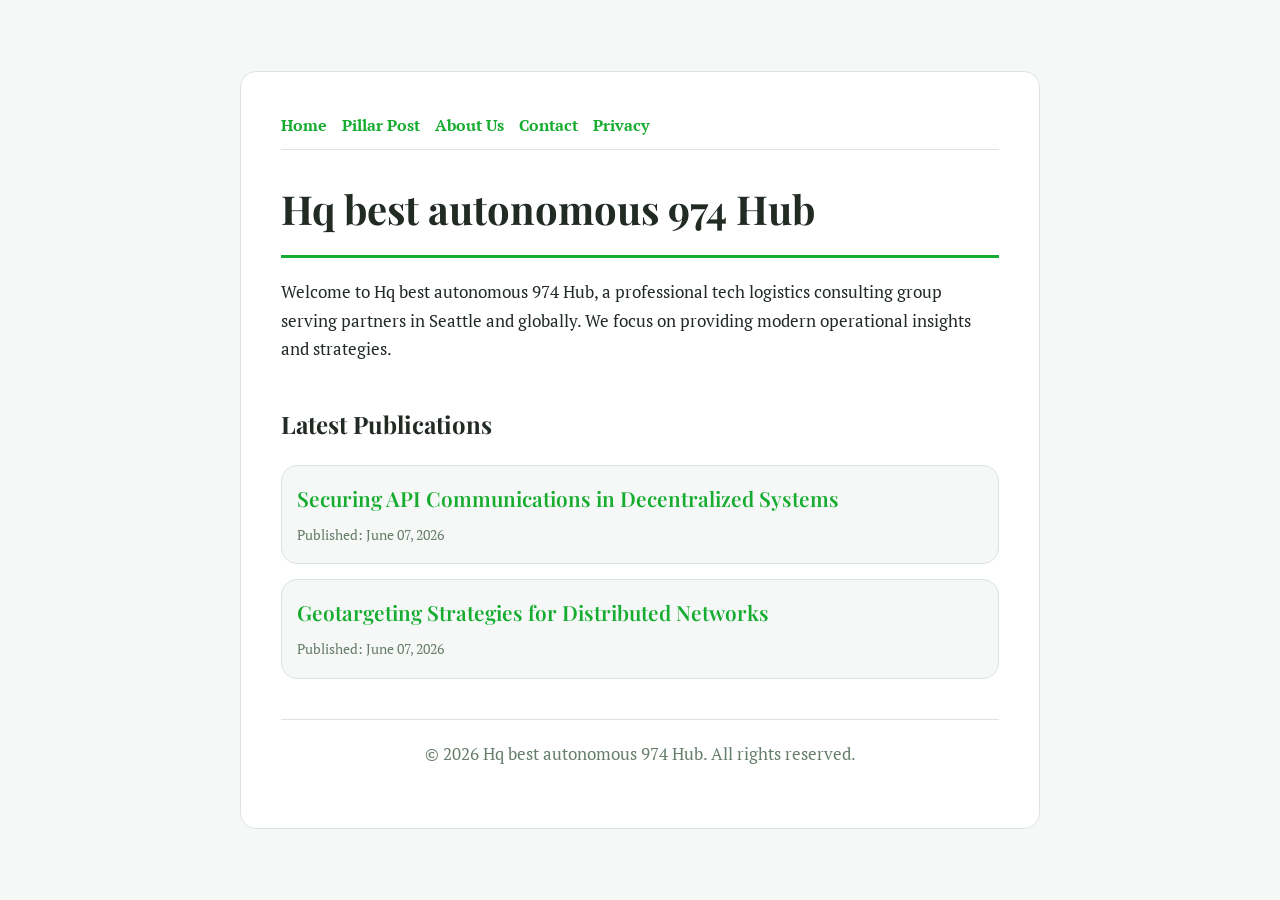
<file: index.html>
<!DOCTYPE html>
<html lang="en">
<head>
    <meta charset="UTF-8">
    <meta name="viewport" content="width=device-width, initial-scale=1.0">
    <title>Hq best autonomous 974 Hub | Tech Logistics - Seattle</title>
    <meta name="description" content="Welcome to Hq best autonomous 974 Hub, a professional tech logistics consulting group serving partners in Seattle and globally. We focus on providing modern operational insights and strategies.">
    <meta name="geo.region" content="US-WA" />
    <meta name="geo.placename" content="Seattle" />
    <meta name="geo.position" content="47.6062;-122.3321" />
    <meta name="ICBM" content="47.6062, -122.3321" />
    <link rel="stylesheet" href="style.css">
    <script type="application/ld+json">
{
  "@context": "https://schema.org",
  "@type": "LocalBusiness",
  "name": "Hq best autonomous 974 Hub",
  "url": "https://hq-best-autonomous-974.github.io",
  "telephone": "+1-206-555-0155",
  "address": {
    "@type": "PostalAddress",
    "addressLocality": "Seattle",
    "addressRegion": "WA",
    "postalCode": "98101",
    "addressCountry": "US"
  },
  "geo": {
    "@type": "GeoCoordinates",
    "latitude": 47.6062,
    "longitude": -122.3321
  }
}
</script>
</head>
<body>
    
        <div class="container" style="max-width: 800px;">
            <nav style="display: flex; gap: 15px; margin-bottom: 25px; border-bottom: 1px solid var(--border-color); padding-bottom: 10px; overflow-x: auto; flex-wrap: wrap;">
            <a href="index.html">Home</a>
            <a href="securing-api-communications-in-decentralized-systems.html">Pillar Post</a>
            <a href="about.html">About Us</a>
            <a href="contact.html">Contact</a>
            <a href="privacy.html">Privacy</a>
        </nav>
            <h1>Hq best autonomous 974 Hub</h1>
            <p>Welcome to Hq best autonomous 974 Hub, a professional tech logistics consulting group serving partners in Seattle and globally. We focus on providing modern operational insights and strategies.</p>
            <h2 style="margin-top: 40px;">Latest Publications</h2>
            <ul style="list-style-type: none; padding-left: 0;">
                <li style="background: var(--bg-color); padding: 15px; border-radius: var(--border-radius); border: 1px solid var(--border-color); margin-bottom: 15px;">
                <h3 style="margin-bottom: 5px; font-size: 1.3rem;"><a href="securing-api-communications-in-decentralized-systems.html">Securing API Communications in Decentralized Systems</a></h3>
                <span style="font-size:0.85rem; color: var(--muted-text)">Published: June 07, 2026</span>
            </li>
<li style="background: var(--bg-color); padding: 15px; border-radius: var(--border-radius); border: 1px solid var(--border-color); margin-bottom: 15px;">
                <h3 style="margin-bottom: 5px; font-size: 1.3rem;"><a href="geotargeting-strategies-for-distributed-networks.html">Geotargeting Strategies for Distributed Networks</a></h3>
                <span style="font-size:0.85rem; color: var(--muted-text)">Published: June 07, 2026</span>
            </li>

            </ul>
            <footer>
                <p>&copy; 2026 Hq best autonomous 974 Hub. All rights reserved.</p>
            </footer>
        </div>
        
</body>
</html>
</file>
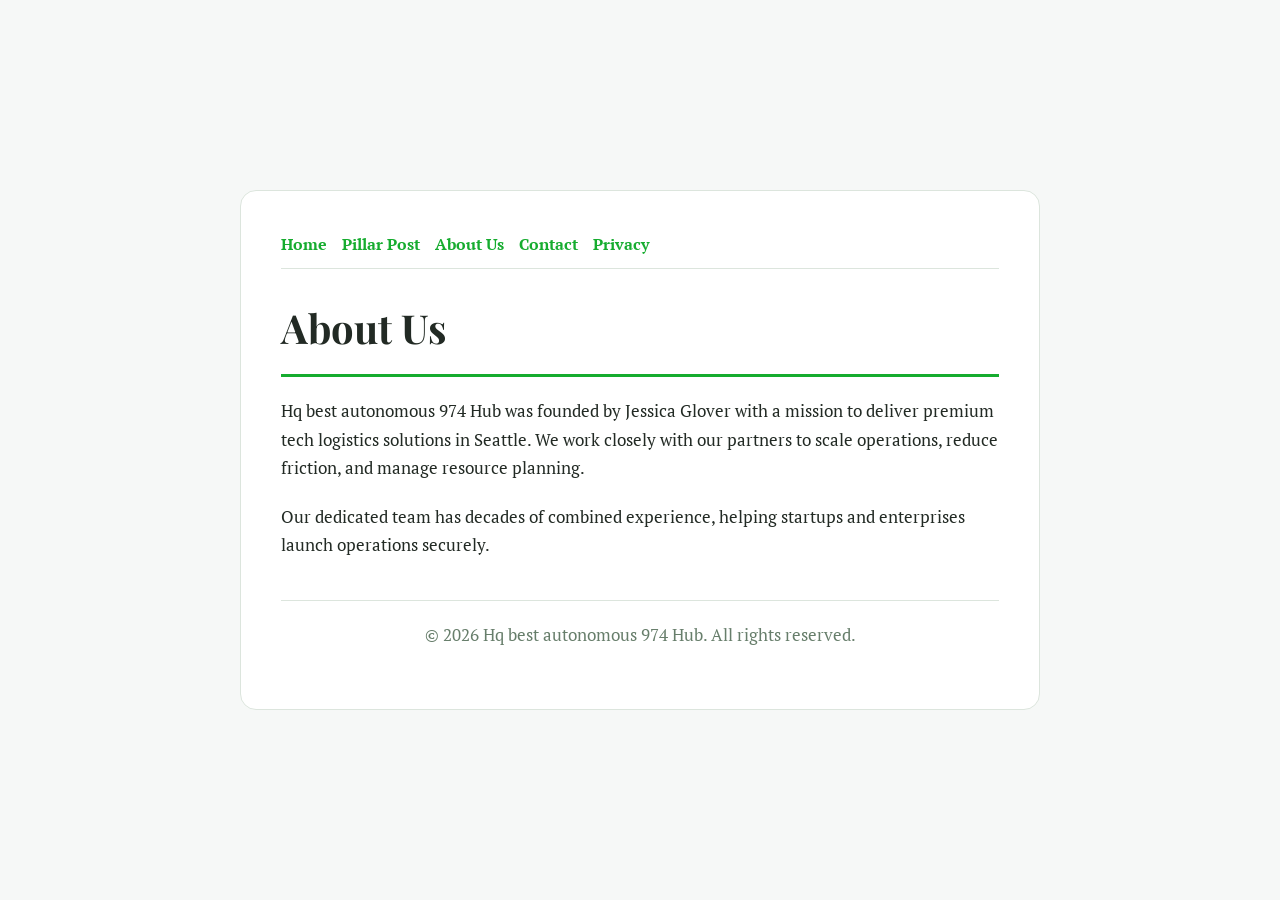
<file: about.html>
<!DOCTYPE html>
<html lang="en">
<head>
    <meta charset="UTF-8">
    <meta name="viewport" content="width=device-width, initial-scale=1.0">
    <title>About Us | Hq best autonomous 974 Hub</title>
    <meta name="description" content="Hq best autonomous 974 Hub was founded by Jessica Glover with a mission to deliver premium tech logistics solutions in Seattle. We work closely with our partners to scale operations, reduce friction, and manage resource planning.">
    <meta name="geo.region" content="US-WA" />
    <meta name="geo.placename" content="Seattle" />
    <meta name="geo.position" content="47.6062;-122.3321" />
    <meta name="ICBM" content="47.6062, -122.3321" />
    <link rel="stylesheet" href="style.css">
</head>
<body>
    
        <div class="container" style="max-width: 800px;">
            <nav style="display: flex; gap: 15px; margin-bottom: 25px; border-bottom: 1px solid var(--border-color); padding-bottom: 10px; overflow-x: auto; flex-wrap: wrap;">
            <a href="index.html">Home</a>
            <a href="securing-api-communications-in-decentralized-systems.html">Pillar Post</a>
            <a href="about.html">About Us</a>
            <a href="contact.html">Contact</a>
            <a href="privacy.html">Privacy</a>
        </nav>
            <h1>About Us</h1>
            <p>Hq best autonomous 974 Hub was founded by Jessica Glover with a mission to deliver premium tech logistics solutions in Seattle. We work closely with our partners to scale operations, reduce friction, and manage resource planning.</p>
            <p>Our dedicated team has decades of combined experience, helping startups and enterprises launch operations securely.</p>
            <footer>
                <p>&copy; 2026 Hq best autonomous 974 Hub. All rights reserved.</p>
            </footer>
        </div>
        
</body>
</html>
</file>
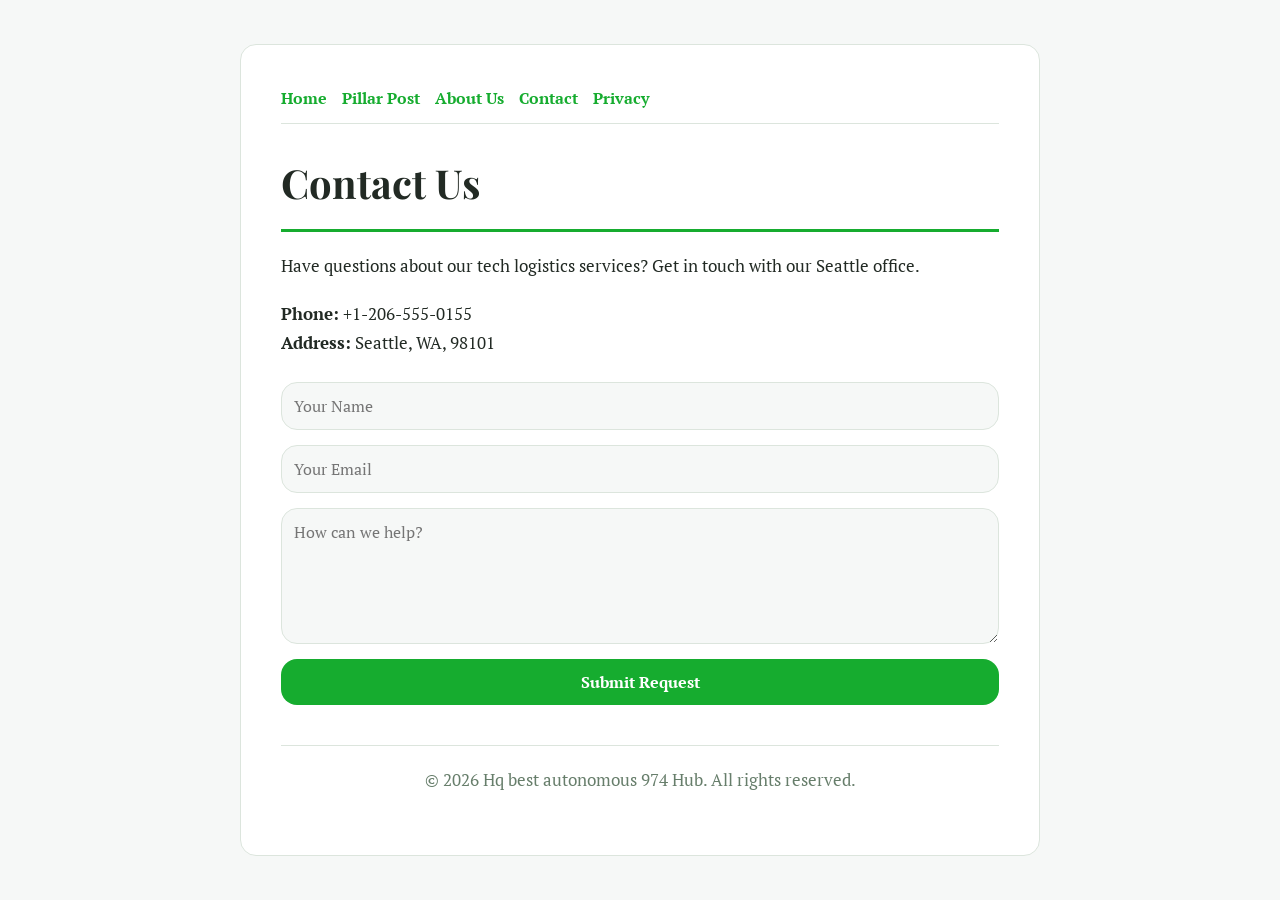
<file: contact.html>
<!DOCTYPE html>
<html lang="en">
<head>
    <meta charset="UTF-8">
    <meta name="viewport" content="width=device-width, initial-scale=1.0">
    <title>Contact Us | Hq best autonomous 974 Hub</title>
    <meta name="description" content="Have questions about our tech logistics services? Get in touch with our Seattle office.">
    <meta name="geo.region" content="US-WA" />
    <meta name="geo.placename" content="Seattle" />
    <meta name="geo.position" content="47.6062;-122.3321" />
    <meta name="ICBM" content="47.6062, -122.3321" />
    <link rel="stylesheet" href="style.css">
</head>
<body>
    
        <div class="container" style="max-width: 800px;">
            <nav style="display: flex; gap: 15px; margin-bottom: 25px; border-bottom: 1px solid var(--border-color); padding-bottom: 10px; overflow-x: auto; flex-wrap: wrap;">
            <a href="index.html">Home</a>
            <a href="securing-api-communications-in-decentralized-systems.html">Pillar Post</a>
            <a href="about.html">About Us</a>
            <a href="contact.html">Contact</a>
            <a href="privacy.html">Privacy</a>
        </nav>
            <h1>Contact Us</h1>
            <p>Have questions about our tech logistics services? Get in touch with our Seattle office.</p>
            <p><strong>Phone:</strong> +1-206-555-0155<br><strong>Address:</strong> Seattle, WA, 98101</p>
            <form action="https://formspree.io/f/placeholder" method="POST">
                <input type="text" name="name" placeholder="Your Name" required>
                <input type="email" name="email" placeholder="Your Email" required>
                <textarea name="message" placeholder="How can we help?" rows="5" required></textarea>
                <button type="submit">Submit Request</button>
            </form>
            <footer>
                <p>&copy; 2026 Hq best autonomous 974 Hub. All rights reserved.</p>
            </footer>
        </div>
        
</body>
</html>
</file>
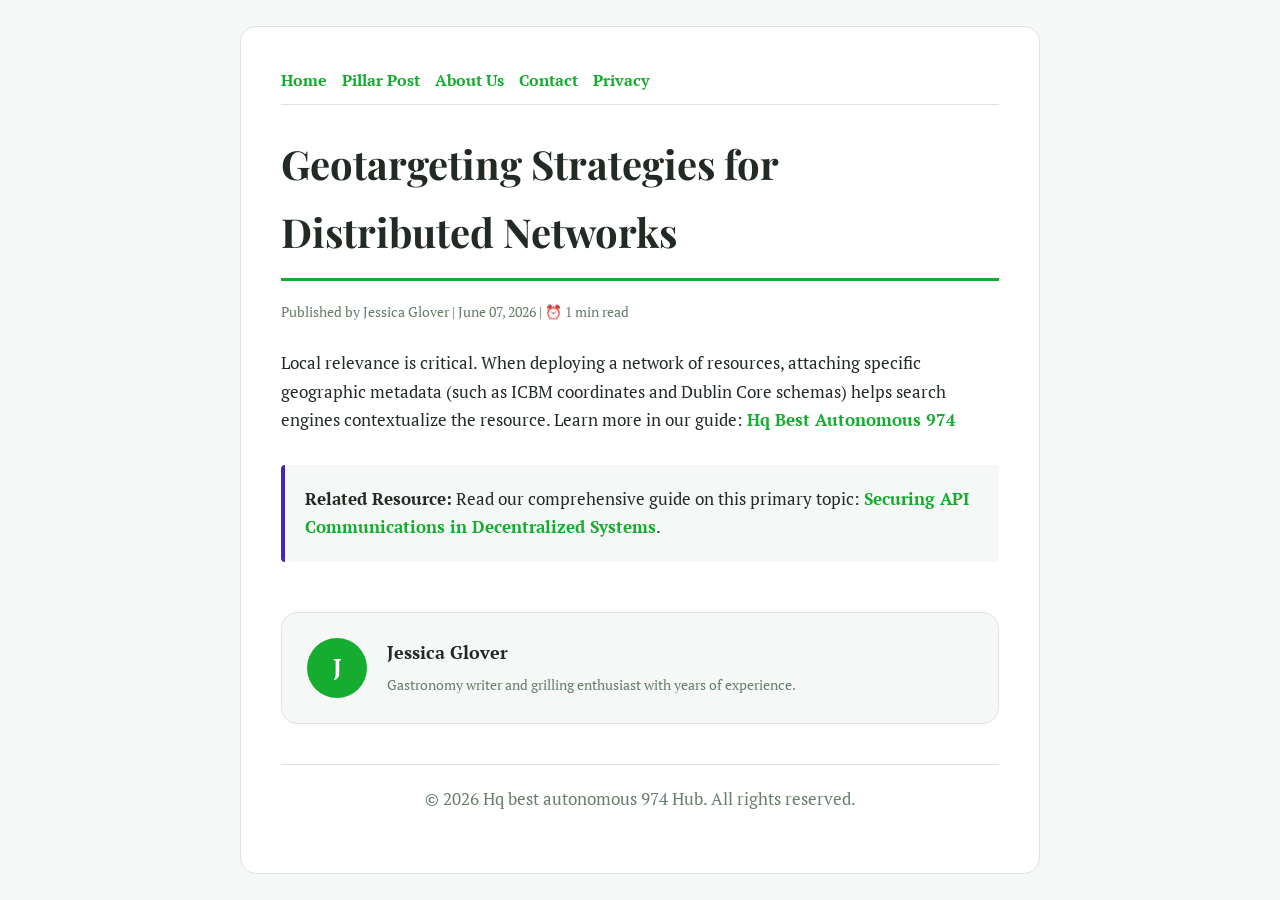
<file: geotargeting-strategies-for-distributed-networks.html>
<!DOCTYPE html>
<html lang="en">
<head>
    <meta charset="UTF-8">
    <meta name="viewport" content="width=device-width, initial-scale=1.0">
    <title>Geotargeting Strategies for Distributed Networks - Hq best autonomous 974 Hub</title>
    <meta name="description" content="Geotargeting Strategies for Distributed Networks">
    <meta name="geo.region" content="US-WA" />
    <meta name="geo.placename" content="Seattle" />
    <meta name="geo.position" content="47.6062;-122.3321" />
    <meta name="ICBM" content="47.6062, -122.3321" />
    <link rel="stylesheet" href="style.css">
</head>
<body>
    
            <div class="container" style="max-width: 800px;">
                <nav style="display: flex; gap: 15px; margin-bottom: 25px; border-bottom: 1px solid var(--border-color); padding-bottom: 10px; overflow-x: auto; flex-wrap: wrap;">
            <a href="index.html">Home</a>
            <a href="securing-api-communications-in-decentralized-systems.html">Pillar Post</a>
            <a href="about.html">About Us</a>
            <a href="contact.html">Contact</a>
            <a href="privacy.html">Privacy</a>
        </nav>
                <h1>Geotargeting Strategies for Distributed Networks</h1>
                <div style="font-size:0.85rem; color: var(--muted-text); margin-bottom: 25px;">
                    Published by Jessica Glover | June 07, 2026 | ⏰ 1 min read
                </div>
                <article style="margin-top: 20px;">
                    <p>Local relevance is critical. When deploying a network of resources, attaching specific geographic metadata (such as ICBM coordinates and Dublin Core schemas) helps search engines contextualize the resource. Learn more in our guide: <a href="https://reviews-best-autonomous-451.pages.dev/innovations-in-digital-operations-and-cloud-infrastructure.html">Hq Best Autonomous 974</a></p>
                    <div class="link-resource" style="margin-top: 30px; padding: 20px; border-left: 4px solid var(--accent-color); background: var(--bg-color); border-radius: 4px;"><p style="margin: 0;"><strong>Related Resource:</strong> Read our comprehensive guide on this primary topic: <a href="securing-api-communications-in-decentralized-systems.html">Securing API Communications in Decentralized Systems</a>.</p></div>
                </article>
                
            <div class="author-box" style="margin-top: 50px; padding: 25px; background: var(--bg-color); border: 1px solid var(--border-color); border-radius: var(--border-radius); display: flex; gap: 20px; align-items: center;">
                <div style="width: 60px; height: 60px; border-radius: 50%; background: var(--primary-color); display: flex; align-items: center; justify-content: center; color: white; font-weight: bold; font-size: 1.5rem;">J</div>
                <div>
                    <h4 style="margin-bottom: 5px; font-weight: bold; font-size: 1.1rem;">Jessica Glover</h4>
                    <p style="margin: 0; font-size: 0.9rem; color: var(--muted-text);">Gastronomy writer and grilling enthusiast with years of experience.</p>
                </div>
            </div>
            
                <footer>
                    <p>&copy; 2026 Hq best autonomous 974 Hub. All rights reserved.</p>
                </footer>
            </div>
            
</body>
</html>
</file>
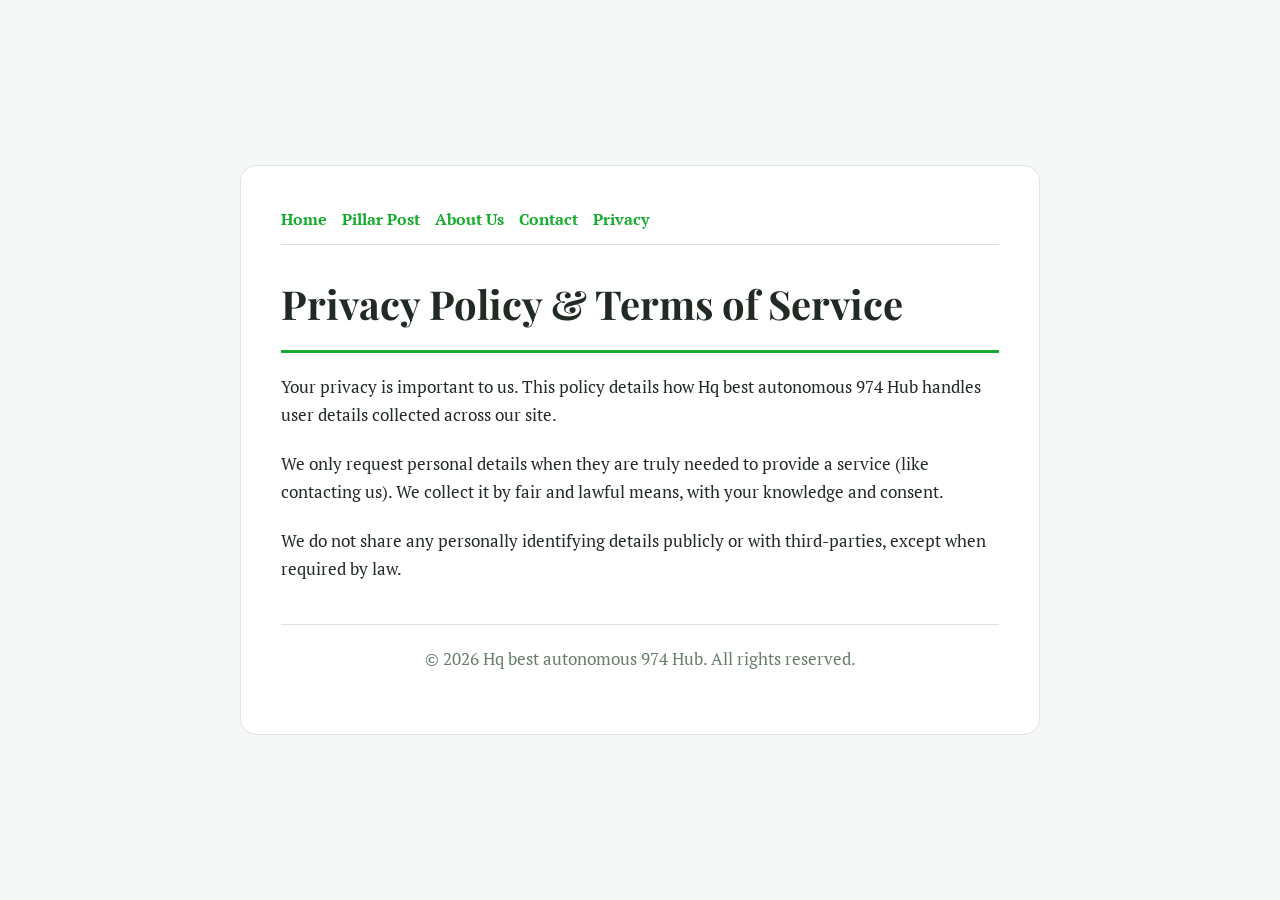
<file: privacy.html>
<!DOCTYPE html>
<html lang="en">
<head>
    <meta charset="UTF-8">
    <meta name="viewport" content="width=device-width, initial-scale=1.0">
    <title>Privacy Policy & Terms of Service - Hq best autonomous 974 Hub</title>
    <meta name="description" content="Your privacy is important to us. This policy details how Hq best autonomous 974 Hub handles user details collected across our site.">
    <meta name="geo.region" content="US-WA" />
    <meta name="geo.placename" content="Seattle" />
    <meta name="geo.position" content="47.6062;-122.3321" />
    <meta name="ICBM" content="47.6062, -122.3321" />
    <link rel="stylesheet" href="style.css">
</head>
<body>
    
        <div class="container" style="max-width: 800px;">
            <nav style="display: flex; gap: 15px; margin-bottom: 25px; border-bottom: 1px solid var(--border-color); padding-bottom: 10px; overflow-x: auto; flex-wrap: wrap;">
            <a href="index.html">Home</a>
            <a href="securing-api-communications-in-decentralized-systems.html">Pillar Post</a>
            <a href="about.html">About Us</a>
            <a href="contact.html">Contact</a>
            <a href="privacy.html">Privacy</a>
        </nav>
            <h1>Privacy Policy & Terms of Service</h1>
            <p>Your privacy is important to us. This policy details how Hq best autonomous 974 Hub handles user details collected across our site.</p>
            <p>We only request personal details when they are truly needed to provide a service (like contacting us). We collect it by fair and lawful means, with your knowledge and consent.</p>
            <p>We do not share any personally identifying details publicly or with third-parties, except when required by law.</p>
            <footer>
                <p>&copy; 2026 Hq best autonomous 974 Hub. All rights reserved.</p>
            </footer>
        </div>
        
</body>
</html>
</file>
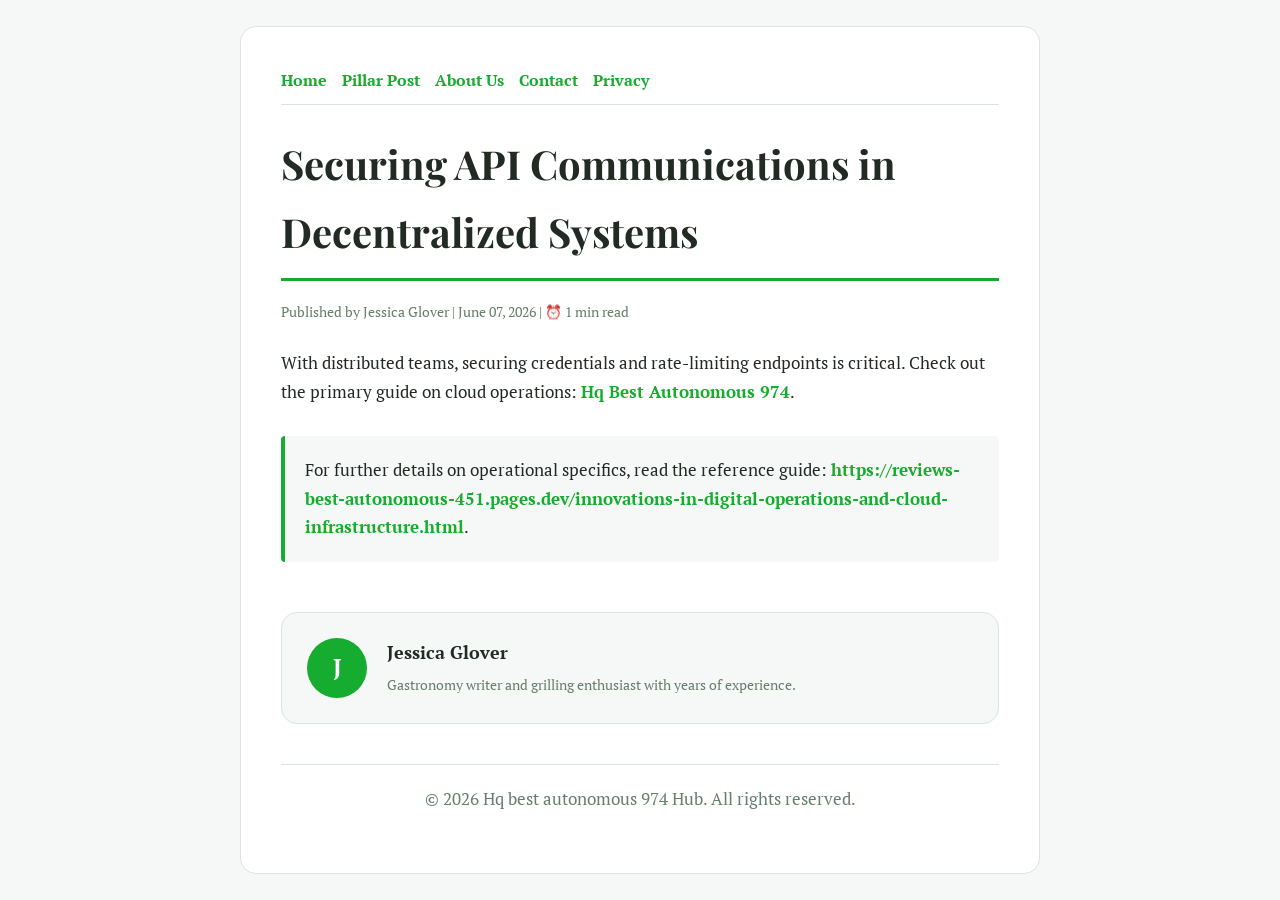
<file: securing-api-communications-in-decentralized-systems.html>
<!DOCTYPE html>
<html lang="en">
<head>
    <meta charset="UTF-8">
    <meta name="viewport" content="width=device-width, initial-scale=1.0">
    <title>Securing API Communications in Decentralized Systems - Hq best autonomous 974 Hub</title>
    <meta name="description" content="Securing API Communications in Decentralized Systems">
    <meta name="geo.region" content="US-WA" />
    <meta name="geo.placename" content="Seattle" />
    <meta name="geo.position" content="47.6062;-122.3321" />
    <meta name="ICBM" content="47.6062, -122.3321" />
    <link rel="stylesheet" href="style.css">
</head>
<body>
    
            <div class="container" style="max-width: 800px;">
                <nav style="display: flex; gap: 15px; margin-bottom: 25px; border-bottom: 1px solid var(--border-color); padding-bottom: 10px; overflow-x: auto; flex-wrap: wrap;">
            <a href="index.html">Home</a>
            <a href="securing-api-communications-in-decentralized-systems.html">Pillar Post</a>
            <a href="about.html">About Us</a>
            <a href="contact.html">Contact</a>
            <a href="privacy.html">Privacy</a>
        </nav>
                <h1>Securing API Communications in Decentralized Systems</h1>
                <div style="font-size:0.85rem; color: var(--muted-text); margin-bottom: 25px;">
                    Published by Jessica Glover | June 07, 2026 | ⏰ 1 min read
                </div>
                <article style="margin-top: 20px;">
                    <p>With distributed teams, securing credentials and rate-limiting endpoints is critical. Check out the primary guide on cloud operations: <a href="https://reviews-best-autonomous-451.pages.dev/innovations-in-digital-operations-and-cloud-infrastructure.html">Hq Best Autonomous 974</a>.</p>
                    <div class="link-resource" style="margin-top: 30px; padding: 20px; border-left: 4px solid var(--primary-color); background: var(--bg-color); border-radius: 4px;"><p style="margin: 0;">For further details on operational specifics, read the reference guide: <strong><a href="https://reviews-best-autonomous-451.pages.dev/innovations-in-digital-operations-and-cloud-infrastructure.html">https://reviews-best-autonomous-451.pages.dev/innovations-in-digital-operations-and-cloud-infrastructure.html</a></strong>.</p></div>
                </article>
                
            <div class="author-box" style="margin-top: 50px; padding: 25px; background: var(--bg-color); border: 1px solid var(--border-color); border-radius: var(--border-radius); display: flex; gap: 20px; align-items: center;">
                <div style="width: 60px; height: 60px; border-radius: 50%; background: var(--primary-color); display: flex; align-items: center; justify-content: center; color: white; font-weight: bold; font-size: 1.5rem;">J</div>
                <div>
                    <h4 style="margin-bottom: 5px; font-weight: bold; font-size: 1.1rem;">Jessica Glover</h4>
                    <p style="margin: 0; font-size: 0.9rem; color: var(--muted-text);">Gastronomy writer and grilling enthusiast with years of experience.</p>
                </div>
            </div>
            
                <footer>
                    <p>&copy; 2026 Hq best autonomous 974 Hub. All rights reserved.</p>
                </footer>
            </div>
            
</body>
</html>
</file>
<file: style.css>
@import url('https://fonts.googleapis.com/css2?family=Playfair+Display:wght@700&family=PT+Serif:wght@400;600&display=swap');

:root {
    --bg-color: hsl(130, 15%, 97%);
    --card-bg: hsl(130, 15%, 100%);
    --text-color: hsl(130, 10%, 15%);
    --muted-text: hsl(130, 10%, 45%);
    --primary-color: hsl(130, 77%, 38%);
    --accent-color: hsl(250, 65%, 45%);
    --border-color: hsl(130, 15%, 88%);
    --border-radius: 16px;
    --shadow: none;
    --font-headline: 'Playfair Display', sans-serif;
    --font-body: 'PT Serif', sans-serif;
}

* {
    box-sizing: border-box;
    margin: 0;
    padding: 0;
}

body {
    background-color: var(--bg-color);
    color: var(--text-color);
    font-family: var(--font-body);
    line-height: 1.7;
    padding: 20px;
    display: flex;
    justify-content: center;
    min-height: 100vh;
}

a {
    color: var(--primary-color);
    text-decoration: none;
    font-weight: 600;
    transition: color 0.2s ease;
}

a:hover {
    color: var(--accent-color);
    text-decoration: underline;
}

.container {
    width: 100%;
    max-width: 900px;
    background: var(--card-bg);
    border: 1px solid var(--border-color);
    border-radius: var(--border-radius);
    padding: 40px;
    box-shadow: var(--shadow);
    margin: auto;
}

h1, h2, h3 {
    font-family: var(--font-headline);
    margin-bottom: 20px;
    color: var(--text-color);
}

h1 {
    font-size: 2.5rem;
    border-bottom: 3px solid var(--primary-color);
    padding-bottom: 12px;
}

p {
    margin-bottom: 20px;
    font-size: 1.05rem;
}

ul {
    margin-bottom: 20px;
    padding-left: 20px;
}

li {
    margin-bottom: 8px;
}

form {
    display: flex;
    flex-direction: column;
    gap: 15px;
    margin-top: 25px;
}

input, textarea, button {
    padding: 12px;
    border: 1px solid var(--border-color);
    border-radius: var(--border-radius);
    font-family: var(--font-body);
    font-size: 1rem;
    background: var(--bg-color);
    color: var(--text-color);
}

button {
    background: var(--primary-color);
    color: white;
    font-weight: 600;
    border: none;
    cursor: pointer;
    transition: background 0.2s ease;
}

button:hover {
    background: var(--accent-color);
}

footer {
    margin-top: 40px;
    border-top: 1px solid var(--border-color);
    padding-top: 20px;
    font-size: 0.9rem;
    color: var(--muted-text);
    text-align: center;
}
</file>
